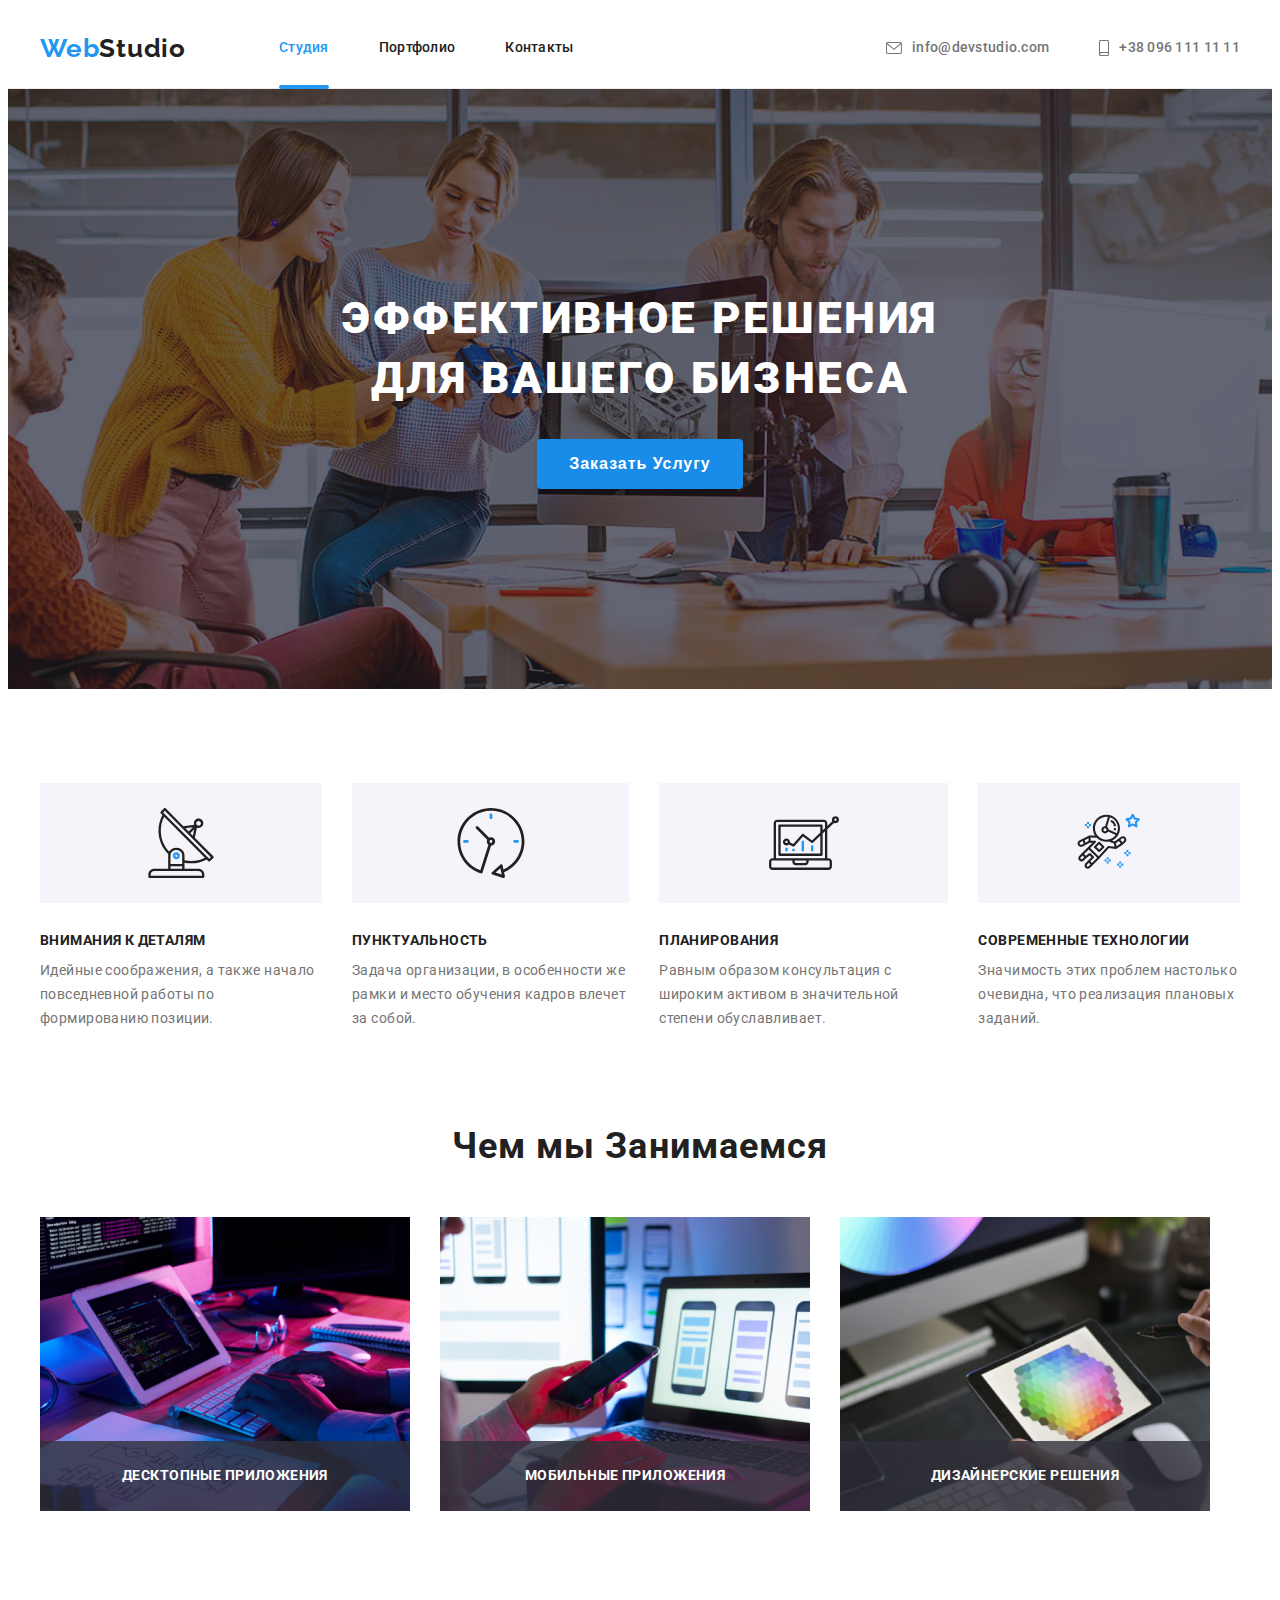
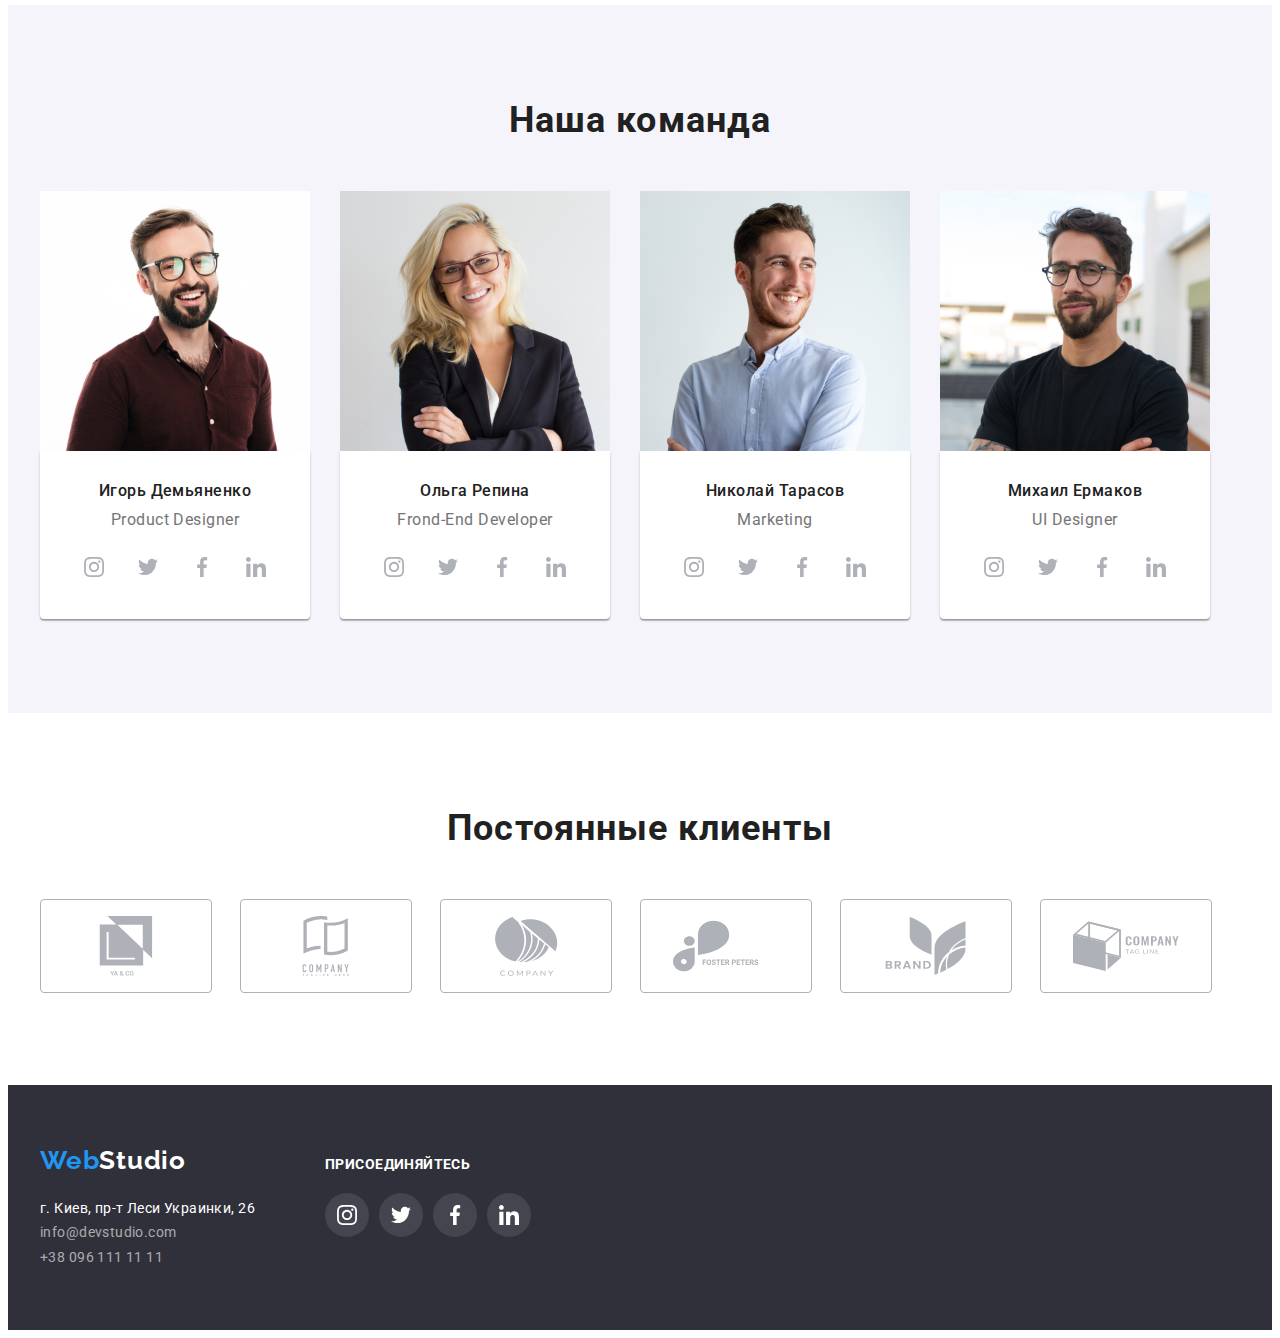
<file: index.html>
<!DOCTYPE html>
<html lang="ru">
<head>
    <meta charset="UTF-8">
    <meta http-equiv="X-UA-Compatible" content="IE=edge">
    <meta name="viewport" content="width=device-width, initial-scale=1.0">
    <title>Home-Work-5</title>
    <link rel="stylesheet" type="text/css" href="https://necolas.github.io/normalize.css/8.0.1/normalize.css">
    <link rel="stylesheet" href="https://cdnjs.cloudflare.com/ajax/libs/modern-normalize/1.1.0/modern-normalize.min.css" integrity="sha512-wpPYUAdjBVSE4KJnH1VR1HeZfpl1ub8YT/NKx4PuQ5NmX2tKuGu6U/JRp5y+Y8XG2tV+wKQpNHVUX03MfMFn9Q==" crossorigin="anonymous" referrerpolicy="no-referrer" />
    <link rel="preconnect" href="https://fonts.googleapis.com">
    <link rel="preconnect" href="https://fonts.gstatic.com" crossorigin>
    <link
        href="https://fonts.googleapis.com/css2?family=Raleway:wght@700&family=Roboto:wght@400;500;700;900&display=swap"
        rel="stylesheet">
    <link rel="stylesheet" href="./css/style.css">
</head>
<body>
<!--Header-Site-->
    <header class="header">
        <!--Cap-Site-->
        <div class="container header-container">
        <nav class="navigation">
            <a href="" class="logo">Web<span class="studio">Studio</span></a>
<ul class="navigation-list">
    <li class="navigation-item"><a class="navigation-link current" href="index.html">Студия</a></li>
    <li class="navigation-item"><a class="navigation-link" href="portfolio.html">Портфолио</a></li>
    <li class="navigation-item"><a class="navigation-link" href="">Контакты</a></li>
</ul>
        </nav>
        <ul class="contacts-list">
            <li class="contact-items"><a class="contact-adress" href="mailto:info@devstudio.com">
                <svg class="icon-email" width="16" height="12">
                <use href="./adress/symbol-defs.svg#icon-envelope"></use>
            </svg>info@devstudio.com</a></li>
            <li class="contact-items"><a class="contact-adress" href="tel:+380961111111">
                <svg class="icon-email" width="10" height="16">
                    <use href="./adress/symbol-defs.svg#icon-smartphone"></use>
                </svg>
                +38 096 111 11 11</a></li>
        </ul>
<!--Bottom-Header-->
     </div>
    </header>
    <!--Main-->
    <main class="main">
<!--Banner-->
<section class="banner">
    <div class="container">
    <h1 class="banner-title">Эффективное решения для вашего бизнеса</h1>
    <button class="banner-button" type="button" data-modal-open >Заказать Услугу</button>
    </div>
</section>
<!--Section-Two-->
<section class="section">
    <div class="container">
    <h2 class="visually-hidden">Наши преимущества</h2>
    <ul class="benefits">
        <li class="list-benefits">
            <div class="list-box">
                <a href="" class="list-icon">
                    <svg width="70" height="70">
                        <use href="./content/symbol-defs.svg#icon-antenna-1"></use>
                    </svg>
                </a>
            </div>
            <h3 class="title-list">Внимания к Деталям</h3>
            <p class="paragraf">Идейные соображения, а также начало повседневной работы по формированию позиции.</p>
        </li>
        <li class="list-benefits">
            <div class="list-box">
                <a href="" class="list-icon">
                    <svg width="70" height="70">
                        <use href="./content/symbol-defs.svg#icon-clock-1"></use>
                    </svg>
                </a>
            </div>
            <h3 class="title-list">Пунктуальность</h3>
            <p class="paragraf">Задача организации, в особенности же рамки и место обучения кадров влечет за собой.</p>
        </li>
        <li class="list-benefits">
            <div class="list-box">
                <a href="" class="list-icon">
                    <svg width="70" height="70">
                        <use href="./content/symbol-defs.svg#icon-diagram-1"></use>
                    </svg>
                </a>
            </div>
            <h3 class="title-list">Планирования</h3>
            <p class="paragraf">Равным образом консультация с широким активом в значительной степени обуславливает.</p>
        </li>
        <li class="list-benefits">
            <div class="list-box">
                <a href="" class="list-icon">
                    <svg width="70" height="70">
                        <use href="./content/symbol-defs.svg#icon-astronaut-1"></use>
                    </svg>
                </a>
            </div>
            <h3 class="title-list">Современные технологии</h3>
            <p class="paragraf">Значимость этих проблем настолько очевидна, что реализация плановых заданий.</p>
        </li>
    </ul>
</div>
</section>
<!--Section-Three-->
<section class="section-activity section">
    <div class="container">
<h2 class="title-three">Чем мы Занимаемся</h2>
<ul class="type-activity">
    <li class="title-img">
        <img src="./image/img1.jpg" alt="Виды деятельности компании" width="370">
        <ul class="drop-activity">
            <Li><h3 class="drop-title">Десктопные приложения</h3></Li>
        </ul>
    </li>
    <li class="title-img">
        <img src="./image/img2.jpg" alt="Виды деятельности компании " width="370">
        <ul class="drop-activity">
            <Li><h3 class="drop-title">Мобильные приложения</h3></Li>
        </ul>
    </li>
    <li class="title-img">
        <img src="./image/img3.jpg" alt="Виды деятельности компании" width="370">
        <ul class="drop-activity">
            <Li><h3 class="drop-title">Дизайнерские решения</h3></Li>
        </ul>
    </li>
</ul>
</div>
</section>
<!--Section-Four-->
<section class="section-team section">
    <div class="container">
    <h2 class="title-team">Наша команда</h2>
    <ul class="team-item">
        <li class="members-team"><img src="./image/team1.jpg" alt="Члены команды - Игорь Демьяненко" width="270">
            <div class="team-block"><h3 class="hero-title">Игорь Демьяненко</h3>
            <p class="hero-paragraf"> Product Designer</p>
            <ul class="svg-flex">
                <li class="svg-item">
                   <a href="" class="team-logo">
                       <svg width="20" height="20">
                           <use href="./svg/sprite.svg#icon-instagram-2"></use>
                       </svg>
                   </a>
                </li>
                <li class="svg-item">
                    <a href="" class="team-logo">
                        <svg width="20" height="20">
                            <use href="./svg/sprite.svg#icon-twitter-1"></use>
                        </svg>
                    </a>
                </li>
                <li class="svg-item">
                    <a href="" class="team-logo">
                        <svg width="20" height="20">
                            <use href="./svg/sprite.svg#icon-facebook-1"></use>
                        </svg>
                    </a>
                </li>
                <li class="svg-item">
                    <a href="" class="team-logo">
                        <svg width="20" height="20">
                            <use href="./svg/sprite.svg#icon-linkedin-1"></use>
                        </svg>
                    </a>
                </li>
            </ul>
            </div>
        </li>
        <li class="members-team"> <img src="./image/team2.jpg" alt="Члены команды - Ольга Репина" width="270">
            <div class="team-block"><h3 class="hero-title">Ольга Репина</h3>
            <p class="hero-paragraf">Frond-End Developer</p>
            <ul class="svg-flex">
                <li class="svg-item">
                   <a href="" class="team-logo">
                       <svg width="20" height="20">
                           <use href="./svg/sprite.svg#icon-instagram-2"></use>
                       </svg>
                   </a>
                </li>
                <li class="svg-item">
                    <a href="" class="team-logo">
                        <svg width="20" height="20">
                            <use href="./svg/sprite.svg#icon-twitter-1"></use>
                        </svg>
                    </a>
                </li>
                <li class="svg-item">
                    <a href="" class="team-logo">
                        <svg width="20" height="20">
                            <use href="./svg/sprite.svg#icon-facebook-1"></use>
                        </svg>
                    </a>
                </li>
                <li class="svg-item">
                    <a href="" class="team-logo">
                        <svg width="20" height="20">
                            <use href="./svg/sprite.svg#icon-linkedin-1"></use>
                        </svg>
                    </a>
                </li>
            </ul>
        </div>
    </li>
    <li class="members-team">
        <img src="./image/team3.jpg" alt="Члены команды - Николай Тарасов" width="270">
        <div class="team-block"><h3 class="hero-title">Николай Тарасов</h3>
        <p class="hero-paragraf">Marketing</p>
        <ul class="svg-flex">
            <li class="svg-item">
               <a href="" class="team-logo">
                   <svg width="20" height="20">
                       <use href="./svg/sprite.svg#icon-instagram-2"></use>
                   </svg>
               </a>
            </li>
            <li class="svg-item">
                <a href="" class="team-logo">
                    <svg width="20" height="20">
                        <use href="./svg/sprite.svg#icon-twitter-1"></use>
                    </svg>
                </a>
            </li>
            <li class="svg-item">
                <a href="" class="team-logo">
                    <svg width="20" height="20">
                        <use href="./svg/sprite.svg#icon-facebook-1"></use>
                    </svg>
                </a>
            </li>
            <li class="svg-item">
                <a href="" class="team-logo">
                    <svg width="20" height="20">
                        <use href="./svg/sprite.svg#icon-linkedin-1"></use>
                    </svg>
                </a>
            </li>
        </ul>
       </div>
    </li>
    <li class="members-team">
        <img src="./image/team4.jpg" alt="Члены команды - Михали Ермаков" width="270">
       <div class="team-block"><h3 class="hero-title">Михаил Ермаков</h3>
        <p class="hero-paragraf">UI Designer</p>
        <ul class="svg-flex">
            <li class="svg-item">
               <a href="" class="team-logo">
                   <svg width="20" height="20">
                       <use href="./svg/sprite.svg#icon-instagram-2"></use>
                   </svg>
               </a>
            </li>
            <li class="svg-item">
                <a href="" class="team-logo">
                    <svg width="20" height="20">
                        <use href="./svg/sprite.svg#icon-twitter-1"></use>
                    </svg>
                </a>
            </li>
            <li class="svg-item">
                <a href="" class="team-logo">
                    <svg width="20" height="20">
                        <use href="./svg/sprite.svg#icon-facebook-1"></use>
                    </svg>
                </a>
            </li>
            <li class="svg-item">
                <a href="" class="team-logo">
                    <svg width="20" height="20">
                        <use href="./svg/sprite.svg#icon-linkedin-1"></use>
                    </svg>
                </a>
            </li>
        </ul>
    </div> 
    </li>
    </ul>
</div>
</section>
<!-- Clients -->
<section class="section">
    <div class="container">
    <h3 class="clients-title">Постоянные клиенты</h2>
    <ul class="company-clients">
        <li class="clients-item">
            <a href="" class="clients-link">
                <svg width="106" height="60" >
                    <use href="./svg/symbol-defs.svg#icon-group"></use>
                </svg>
            </a>
        </li>
        <li class="clients-item">
            <a href="" class="clients-link">
                <svg width="106" height="60" >
                    <use href="./svg/symbol-defs.svg#icon-group2"></use>
                </svg>
            </a>
        </li>
        <li class="clients-item">
            <a href="" class="clients-link">
                <svg width="106" height="60" >
                    <use href="./svg/symbol-defs.svg#icon-group3"></use>
                </svg>
            </a>
        </li>
        <li class="clients-item">
            <a href="" class="clients-link">
                <svg width="106" height="60" >
                    <use href="./svg/symbol-defs.svg#icon-group4"></use>
                </svg>
            </a>
        </li>
        <li class="clients-item">
            <a href="" class="clients-link">
                <svg width="106" height="60" >
                    <use href="./svg/symbol-defs.svg#icon-group5"></use>
                </svg>
            </a>
        </li>
        <li class="clients-item">
            <a href="" class="clients-link">
                <svg width="106" height="60" >
                    <use href="./svg/symbol-defs.svg#icon-group6"></use>
                </svg>
            </a>
        </li>
    </div>
    </ul>
</section>
    </main>
    <!--Footer-->
    <footer class="footer">
        <div class="container footer-container">
            <div class="box-adress">
            <a href="" class="logo-footer"><span class="blue">Web</span><span class="white">Studio</span></a>
            <address class="adress-footer">
                <ul class="footer-list-contact">
                    <li class="footer-contact"><a href="" class="white">г. Киев, пр-т Леси Украинки, 26</a></li>
            <li><a class="footer-contact" href="mailto:info@devstudio.com">info@devstudio.com</a></li>
            <li><a class="footer-contact" href="tel:+380961111111">+38 096 111 11 11</a></li>
               </ul>
            </div>
            <div class="box-footer">
                <h3 class="title-box">Присоединяйтесь</h3>
                <ul class="box-list">
                    <li class="box-item">
                     <a href="" class="box-link">
                         <svg width="20" height="20">
                             <use href="./svg/sprite.svg#icon-instagram-2"></use>
                         </svg>
                     </a>
                    </li>
                    <li class="box-item">
                     <a href="" class="box-link">
                         <svg width="20" height="20">
                             <use href="./svg/sprite.svg#icon-twitter-1"></use>
                         </svg>
                     </a>
                    </li>
                    <li class="box-item">
                     <a href="" class="box-link">
                         <svg width="20" height="20">
                             <use href="./svg/sprite.svg#icon-facebook-1"></use>
                         </svg>
                     </a>
                    </li>
                    <li class="box-item">
                     <a href="" class="box-link">
                         <svg width="20" height="20">
                             <use href="./svg/sprite.svg#icon-linkedin-1"></use>
                         </svg>
                     </a>
                    </li>
                </ul>
                </div>
            </div>
           </address>
<!--Footer-Bottom-->
    </footer>
    <div class="backdrop is-hidden " data-modal >
        <div class="modal">
            <button type="button" class="button-open" data-modal-close >
                ✖
            </button>
        </div>
    
    </div>
    <script src="./css/modal.js"></script>
</body>
</html>
</file>
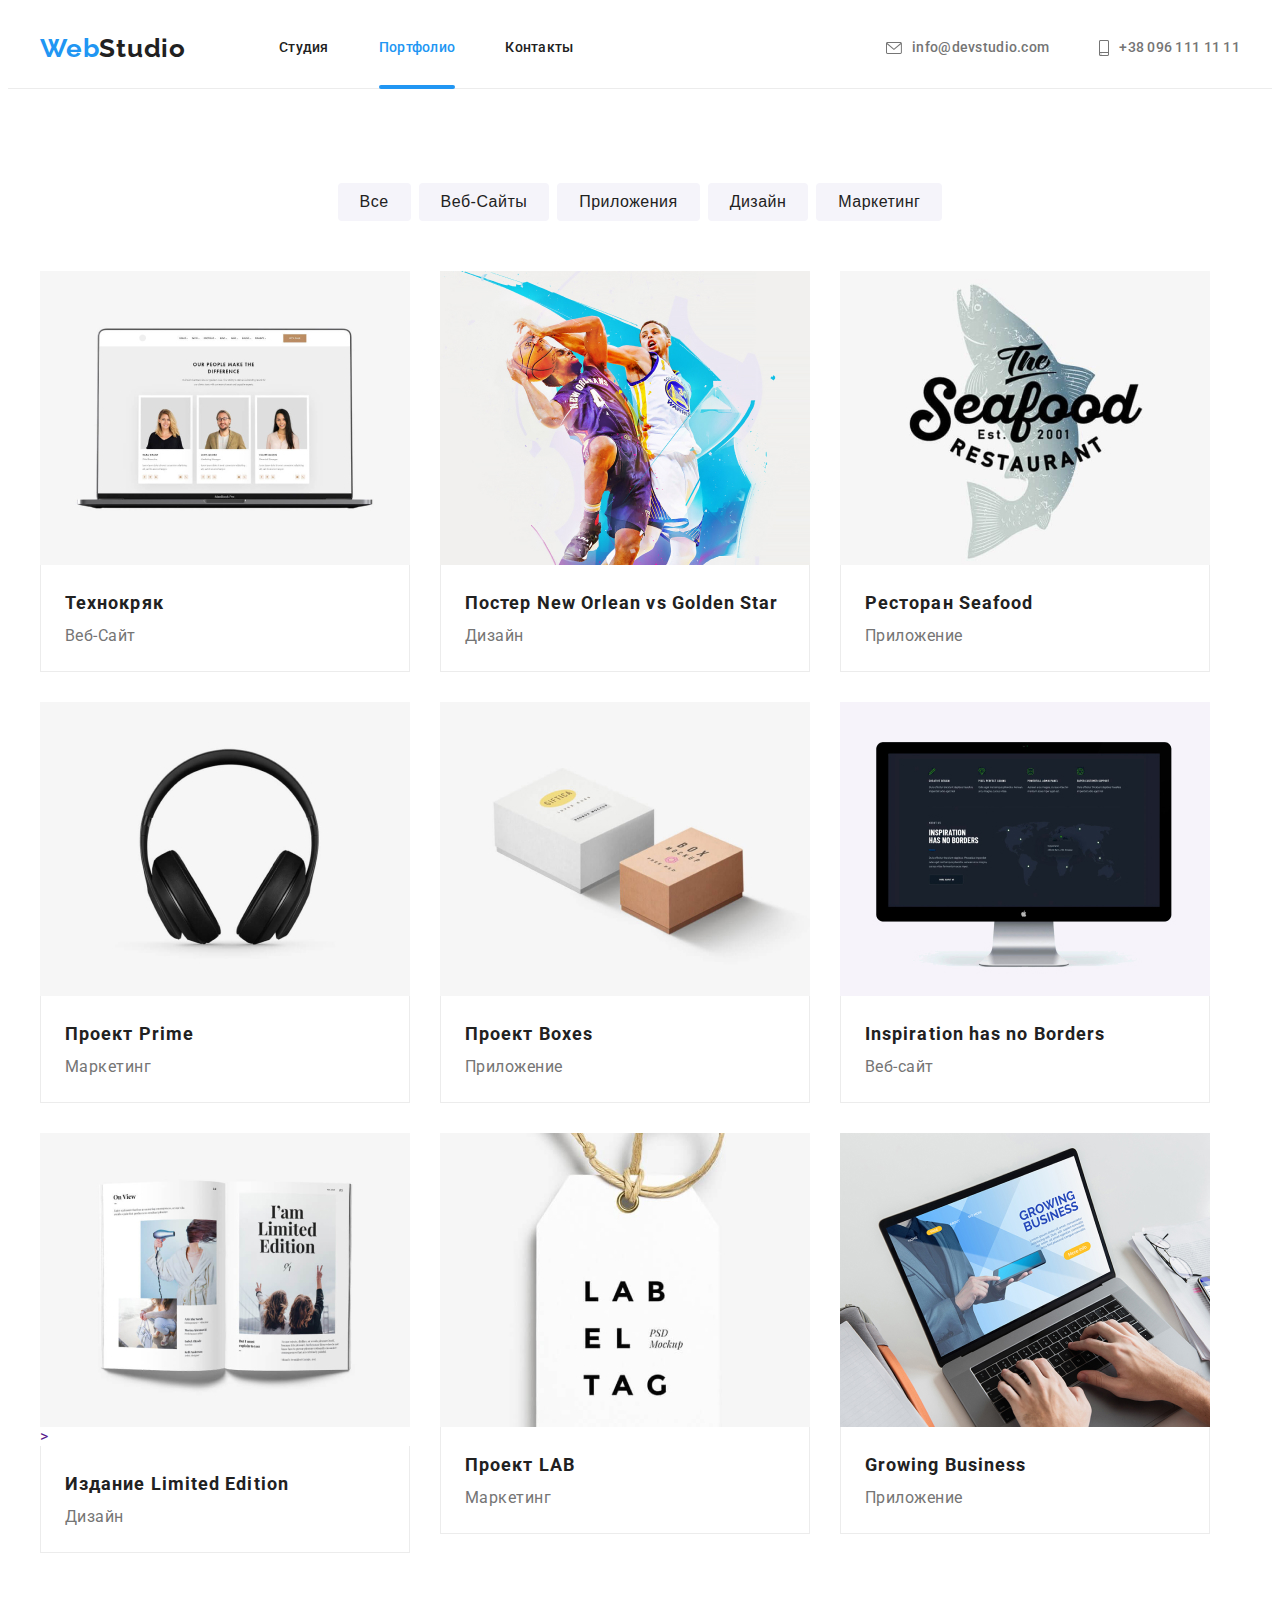
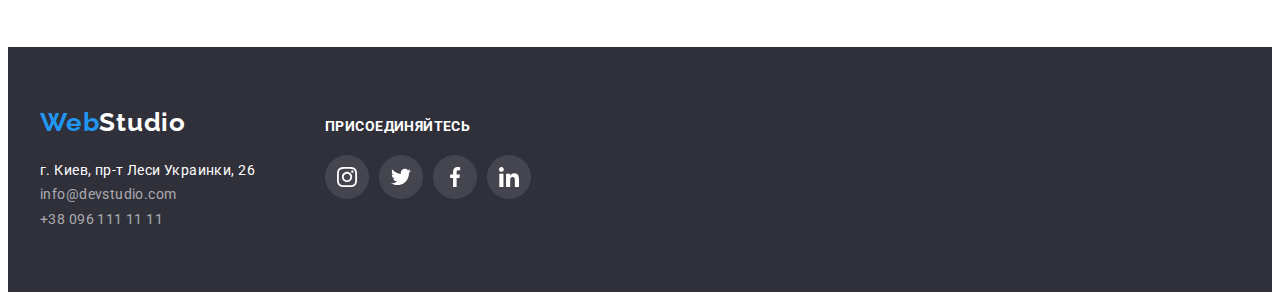
<file: portfolio.html>
<!DOCTYPE html>
<html lang="ru">
<head>
    <meta charset="UTF-8">
    <meta http-equiv="X-UA-Compatible" content="IE=edge">
    <meta name="viewport" content="width=device-width, initial-scale=1.0">
    <title>Home-Work-3</title>
    <link rel="stylesheet" type="text/css" href="https://necolas.github.io/normalize.css/8.0.1/normalize.css">
    <link rel="stylesheet" href="https://cdnjs.cloudflare.com/ajax/libs/modern-normalize/1.1.0/modern-normalize.min.css" integrity="sha512-wpPYUAdjBVSE4KJnH1VR1HeZfpl1ub8YT/NKx4PuQ5NmX2tKuGu6U/JRp5y+Y8XG2tV+wKQpNHVUX03MfMFn9Q==" crossorigin="anonymous" referrerpolicy="no-referrer" />
    <link rel="preconnect" href="https://fonts.googleapis.com">
    <link rel="preconnect" href="https://fonts.gstatic.com" crossorigin>
    <link
        href="https://fonts.googleapis.com/css2?family=Raleway:wght@700&family=Roboto:wght@400;500;700;900&display=swap"
        rel="stylesheet">
    <link rel="stylesheet" href="./css/style.css">
</head>
<body>
<!--Header-Site-->
    <header class="header">
        <!--Cap-Site-->
        <div class="container header-container">
        <nav class="navigation">
            <a href="" class="logo">Web<span class="studio">Studio</span></a>
<ul class="navigation-list">
    <li class="navigation-item"><a class="navigation-link" href="index.html">Студия</a></li>
    <li class="navigation-item"><a class="navigation-link current" href="portfolio.html">Портфолио</a></li>
    <li class="navigation-item"><a class="navigation-link" href="">Контакты</a></li>
</ul>
        </nav>
        <ul class="contacts-list">
            <li class="contact-items"><a class="contact-adress" href="mailto:info@devstudio.com">
                <svg class="icon-email" width="16" height="12">
                <use href="./adress/symbol-defs.svg#icon-envelope"></use>
            </svg>info@devstudio.com</a></li>
            <li class="contact-items"><a class="contact-adress" href="tel:+380961111111">
                <svg class="icon-email" width="10" height="16">
                    <use href="./adress/symbol-defs.svg#icon-smartphone"></use>
                </svg>
                +38 096 111 11 11</a></li>
        </ul>
        </div>
<!--Bottom-Header-->
    </header>
    <main>
<!--Section-button-->
<section class="section">
    <div class="container">
    <h1 class="visually-hidden">Кнопки Меню</h1>
    <ul class="porftolio-button">
        <li class="portfolio-list-button"><button class="porftolio-hover cursor" type="button">Все</button></li>
        <li class="portfolio-list-button"><button class="porftolio-hover cursor" type="button">Веб-Сайты</button></li>
        <li class="portfolio-list-button"><button class="porftolio-hover cursor" type="button">Приложения</button></li>
        <li class="portfolio-list-button"><button class="porftolio-hover cursor" type="button">Дизайн</button></li>
        <li class="portfolio-list-button"><button class="porftolio-hover cursor" type="button">Маркетинг</button></li>
    </ul>
    <!--Portfilio-List-->
    <ul class="portfolio-list-item">
            <li class="portfolio-item">
                <a href="" class="portfolio-link-item">
            <div class="overlay"><img src="./imagine-portfolio/p1.jpg" alt="Примеры Работ" width="370">
                <p class="overlay-text">Технокряк это современная площадка распространения коронавируса. Компании используют эту платформу для цифрового шпионажа и атак на защищённые сервера конкурентов.</p>
            </div>
            <div class="portfilio-block"><h2 class="portfilio-title">Технокряк</h2>
            <p class="name-item">Веб-Сайт</p></div></a>
           </li>
           <li class="portfolio-item">
               <a href=""class="portfolio-link-item"><div class="overlay"><img src="./imagine-portfolio/p2.jpg" alt="Примеры Работ" width="370">
                <p class="overlay-text">Технокряк это современная площадка распространения коронавируса. Компании используют эту
                    платформу для цифрового шпионажа и атак на защищённые сервера конкурентов.</p>
            </div>
            <div class="portfilio-block"><h2 class="portfilio-title">Постер New Orlean vs Golden Star</h2>
            <p class="name-item">Дизайн</p></div></a>
            </li>
            <li class="portfolio-item">
                <a href=""class="portfolio-link-item"><div class="overlay"><img src="./imagine-portfolio/p3.jpg" alt="Примеры Работ" width="370">
                    <p class="overlay-text">Технокряк это современная площадка распространения коронавируса. Компании используют эту
                        платформу для цифрового шпионажа и атак на защищённые сервера конкурентов.</p>
                </div>
            <div class="portfilio-block"><h2 class="portfilio-title">Ресторан Seafood</h2>
            <p class="name-item">Приложение</p></div></a>
           </li>
            <li class="portfolio-item">
                <a href=""class="portfolio-link-item"><div class="overlay"><img src="./imagine-portfolio/p4.jpg" alt="Примеры Работ" width="370">
                    <p class="overlay-text">Технокряк это современная площадка распространения коронавируса. Компании используют эту
                        платформу для цифрового шпионажа и атак на защищённые сервера конкурентов.</p>
                </div>
            <div class="portfilio-block"><h2 class="portfilio-title">Проект Prime</h2>
             <p class="name-item">Маркетинг</p></div></a>
           </li>
            <li class="portfolio-item">
                <a href=""class="portfolio-link-item"><div class="overlay"><img src="./imagine-portfolio/p5.jpg" alt="Примеры Работ" width="370">
                    <p class="overlay-text">Технокряк это современная площадка распространения коронавируса. Компании используют эту
                        платформу для цифрового шпионажа и атак на защищённые сервера конкурентов.</p>
                </div>
            <div class="portfilio-block"><h2 class="portfilio-title">Проект Boxes</h2>
            <p class="name-item">Приложение</p></div></a>
            </li>
            <li class="portfolio-item">
                <a href=""class="portfolio-link-item"><div class="overlay"><img src="./imagine-portfolio/p6.jpg" alt="Примеры Работ" width="370">
                    <p class="overlay-text">Технокряк это современная площадка распространения коронавируса. Компании используют эту
                        платформу для цифрового шпионажа и атак на защищённые сервера конкурентов.</p>
                </div>
            <div class="portfilio-block"><h2 class="portfilio-title">Inspiration has no Borders</h2>
             <p class="name-item">Веб-сайт</p></div></a>
            </li>
            <li class="portfolio-item">
                <a href=""class="portfolio-link-item"><div class="overlay"><img src="./imagine-portfolio/p7.jpg" alt="Примеры Работ" width="370">
                    <p class="overlay-text">Технокряк это современная площадка распространения коронавируса. Компании используют эту
                        платформу для цифрового шпионажа и атак на защищённые сервера конкурентов.</p>
                </div>>
            <div class="portfilio-block"><h2 class="portfilio-title">Издание Limited Edition</h2>
            <p class="name-item">Дизайн</p></div></a>
           </li>
            <li class="portfolio-item">
                <a href=""class="portfolio-link-item"><div class="overlay"><img src="./imagine-portfolio/p8.jpg" alt="Примеры Работ" width="370">
                    <p class="overlay-text">Технокряк это современная площадка распространения коронавируса. Компании используют эту
                        платформу для цифрового шпионажа и атак на защищённые сервера конкурентов.</p>
                </div>
           <div class="portfilio-block"><h2 class="portfilio-title">Проект LAB</h2>
           <p class="name-item">Маркетинг</p></div></a> </li>
            <li class="portfolio-item">
                <a href=""class="portfolio-link-item"><div class="overlay"><img src="./imagine-portfolio/p9.jpg" alt="Примеры Работ" width="370">
                    <p class="overlay-text">Технокряк это современная площадка распространения коронавируса. Компании используют эту
                        платформу для цифрового шпионажа и атак на защищённые сервера конкурентов.</p>
                </div>
           <div class="portfilio-block"><h2 class="portfilio-title">Growing Business</h2>
             <p class="name-item">Приложение</p></div> </a>
            </li>
    </ul>
    </div>
</section>
</main>
 <!--Footer-->
 <footer class="footer">
    <div class="container footer-container">
        <div class="box-adress">
        <a href="" class="logo-footer"><span class="blue">Web</span><span class="white">Studio</span></a>
        <address class="adress-footer">
            <ul class="footer-list-contact">
                <li class="footer-contact"><a href="" class="white">г. Киев, пр-т Леси Украинки, 26</a></li>
        <li><a class="footer-contact" href="mailto:info@devstudio.com">info@devstudio.com</a></li>
        <li><a class="footer-contact" href="tel:+380961111111">+38 096 111 11 11</a></li>
           </ul>
        </div>
        <div class="box-footer">
            <h3 class="title-box">Присоединяйтесь</h3>
            <ul class="box-list">
                <li class="box-item">
                 <a href="" class="box-link">
                     <svg width="20" height="20">
                         <use href="./svg/sprite.svg#icon-instagram-2"></use>
                     </svg>
                 </a>
                </li>
                <li class="box-item">
                 <a href="" class="box-link">
                     <svg width="20" height="20">
                         <use href="./svg/sprite.svg#icon-twitter-1"></use>
                     </svg>
                 </a>
                </li>
                <li class="box-item">
                 <a href="" class="box-link">
                     <svg width="20" height="20">
                         <use href="./svg/sprite.svg#icon-facebook-1"></use>
                     </svg>
                 </a>
                </li>
                <li class="box-item">
                 <a href="" class="box-link">
                     <svg width="20" height="20">
                         <use href="./svg/sprite.svg#icon-linkedin-1"></use>
                     </svg>
                 </a>
                </li>
            </ul>
            </div>
        </div>
       </address>
<!--Footer-Bottom-->
    </footer>
</body>
</html>
</file>
<file: css/style.css>
:root {
  --primary-text-color: #212121;
  --hover-text-color: #2196f3;
  --white-color-text: #ffffff;
  --background-second-color: #2f303a;
  --background-therd-color: #f5f4fa;
  --grey-color: #757575;
}
body {
  font-family: "Roboto", sans-serif;
  letter-spacing: 0.03em;
  color: #2a2a2a;
}
img {
  display: block;
}
.container {
  width: 1200px;
  margin: 0 auto;
  padding: 0 15px;
}
.section {
  padding-top: 94px;
  padding-bottom: 94px;
}
.header-container {
  display: flex;
  align-items: center;
}
.visually-hidden {
  position: absolute;
  clip: rect(0 0 0 0);
  width: 1px;
  height: 1px;
  margin: -1px;
}

h1,
h2,
h3,
h4,
ul,
p {
  margin: 0;
}
ul {
  list-style: none;
  padding-left: 0;
}
a {
  text-decoration: none;
}

/*Head-Site*/
.header {
  border-bottom: 1px solid #ececec;
}
.logo {
  font-family: Raleway, sans-serif;
  font-weight: 700;
  font-size: 26px;
  line-height: 1.19;
  letter-spacing: 0.03em;
  color: var(--hover-text-color);
  margin-right: 93px;
}
.studio {
  color: var(--primary-text-color);
}

.navigation {
  display: flex;
  align-items: center;
}
.navigation-list {
  font-weight: 500;
  font-size: 14px;
  line-height: 1.14;
  letter-spacing: 0.02em;
  align-items: center;
  display: flex;
}
.navigation-link:hover {
  color: var(--hover-text-color);
}
.navigation-link:focus {
  color: var(--hover-text-color);
}
.navigation-link {
  color: var(--primary-text-color);
  transition: color 250ms cubic-bezier(0.4, 0, 0.2, 1);
}
.navigation-link {
  display: block;
  padding-top: 32px;
  padding-bottom: 32px;
}
.navigation-item:not(:last-child) {
  margin-right: 50px;
}
.current {
  color: var(--hover-text-color);
}
.navigation-item {
  position: relative;
}

.navigation-link.current::after {
  content: "";
  position: absolute;
  bottom: -1px;
  left: 0;
  width: 100%;
  height: 4px;
  background: #2196f3;
  border-radius: 2px;
  opacity: 1;
}

.contacts-list {
  align-items: center;
  font-weight: 500;
  font-size: 14px;
  line-height: 1.14;
  letter-spacing: 0.02em;
  display: flex;
  margin-left: auto;
}
.contact-adress:hover {
  color: var(--hover-text-color);
  fill: currentColor;
}
.contact-adress:hover .icon-email {
  fill: currentColor;
}

.contact-adress:focus .icon-email {
  fill: currentColor;
}
.contact-adress:focus {
  color: var(--hover-text-color);
}

.contact-adress {
  color: #757575;
  padding-top: 32px;
  padding-bottom: 32px;
  display: flex;
  align-items: center;
  transition: color 250ms cubic-bezier(0.4, 0, 0.2, 1);
}
.contact-items:not(:last-child) {
  margin-right: 50px;
  fill: currentColor;
}

.icon-email {
  margin-right: 10px;
  fill: currentColor;
}

/*Header*/

/*Main*/

.banner {
  padding-top: 200px;
  padding-bottom: 200px;
  background-repeat: no-repeat;
  background-size: cover;
  background-image: linear-gradient(
      rgba(47, 48, 58, 0.4),
      rgba(47, 48, 58, 0.4)
    ),
    url(../image/banner.png);
  background-position: center;
  max-width: 1600px;
  margin-right: auto;
  margin-left: auto;
}

.banner-title {
  font-weight: 900;
  font-size: 44px;
  line-height: 1.36;

  text-align: center;
  letter-spacing: 0.06em;
  text-transform: uppercase;
  color: #ffffff;
  text-align: center;
  width: 696px;
  margin-left: auto;
  margin-right: auto;
}

.banner-button {
  display: block;
  color: white;
  font-weight: bold;
  font-size: 16px;
  line-height: 1.9;
  letter-spacing: 0.06em;
  background: #188ce8;
  border: #188ce8;
  box-shadow: 0px 4px 4px rgba(0, 0, 0, 0.15);
  border-radius: 4px;
  padding-top: 10px;
  padding-bottom: 10px;
  padding-left: 32px;
  padding-right: 32px;
  margin-right: auto;
  margin-left: auto;
  margin-top: 30px;
}

.benefits {
  display: flex;
}
.list-benefits:not(:last-child) {
  margin-right: 30px;
}
.benefits-content {
  background-color: #f5f4fa;
  background-position: center;
  padding-left: 100px;
  padding-right: 100px;
  padding-top: 25px;
  padding-bottom: 25px;
  margin-bottom: 30px;
}
.list-icon {
  display: flex;
  text-align: center;
}
.list-box {
  height: 120px;
  display: flex;
  align-items: center;
  justify-content: center;
  background-color: #f5f4fa;
  margin-bottom: 30px;
}
.title-list {
  font-weight: 700;
  font-size: 14px;
  line-height: 1.14;
  letter-spacing: 0.03em;
  text-transform: uppercase;

  color: #212121;
  margin-bottom: 10px;
}
.paragraf {
  font-size: 14px;
  line-height: 1.71;

  letter-spacing: 0.03em;

  color: #757575;
}

.type-activity {
  display: flex;
}

.title-img:not(:last-child) {
  margin-right: 30px;
}

.title-img {
  position: relative;
}

.drop-activity {
  position: absolute;
  bottom: 0;
  width: 100%;
  background: rgba(47, 48, 58, 0.8);
}
.drop-title {
  text-align: center;
  padding-top: 27px;
  padding-bottom: 27px;
  font-family: Roboto;
  font-style: normal;
  font-weight: bold;
  font-size: 14px;
  line-height: 1.14;
  text-align: center;
  letter-spacing: 0.03em;
  text-transform: uppercase;

  color: #ffffff;
}
.section-activity {
  display: block;
  text-align: center;
  padding-top: 0;
}
.title-three {
  font-weight: 700;
  font-size: 36px;
  line-height: 1.17;
  text-align: center;
  letter-spacing: 0.03em;

  color: #212121;
  margin-bottom: 50px;
}
.section-team {
  background: #f5f4fa;
}
.svg-flex {
  display: flex;
  justify-content: center;
  margin-top: 16px;
}
.svg-item {
  width: 44px;
  height: 44px;
}
.svg-item:not(:last-child) {
  margin-right: 10px;
}
.team-logo {
  display: flex;
  width: 100%;
  height: 100%;
  display: flex;
  align-items: center;
  justify-content: center;
  fill: #afb1b8;
  border-radius: 50%;
  transition: background-color 250ms cubic-bezier(0.4, 0, 0.2, 1),
    fill 250ms cubic-bezier(0.4, 0, 0.2, 1);
}
.team-logo:hover {
  fill: var(--white-color-text);
  background-color: var(--hover-text-color);
}
.team-logo:focus {
  fill: var(--white-color-text);
  background-color: var(--hover-text-color);
}
.team-item {
  display: flex;
}

.members-team:not(:last-child) {
  margin-right: 30px;
}

.title-team {
  font-weight: 700;
  font-size: 36px;
  line-height: 1.17;
  text-align: center;
  letter-spacing: 0.03em;

  color: #212121;
  margin-bottom: 50px;
}

.hero-title {
  font-weight: 500;
  font-size: 16px;
  line-height: 1.19;

  text-align: center;
  letter-spacing: 0.03em;

  color: #212121;
}
.hero-paragraf {
  font-size: 16px;
  line-height: 1.19;
  text-align: center;
  letter-spacing: 0.03em;

  color: #757575;
  margin-top: 10px;
}
.team-block {
  background: #ffffff;

  box-shadow: 0px 1px 3px rgba(0, 0, 0, 0.12), 0px 1px 1px rgba(0, 0, 0, 0.14),
    0px 2px 1px rgba(0, 0, 0, 0.2);
  border-radius: 0px 0px 4px 4px;

  padding-top: 30px;
  padding-bottom: 30px;
}

/*Bottom-Main*/

/*Footer*/
.footer-list-contact {
}
.footer {
  background: #2f303a;
  padding-top: 60px;
  padding-bottom: 60px;
}
.logo-footer {
  font-family: Raleway;
  font-style: normal;
  font-weight: 700;
  font-size: 26px;
  line-height: 1.19;
  letter-spacing: 0.03em;
  color: var(--hover-text-color);
}

.adress-footer {
  font-family: Roboto;
  font-style: normal;
  font-weight: normal;
  font-size: 14px;
  line-height: 1.71;

  letter-spacing: 0.03em;
  margin-top: 20px;
}
.icon-email {
  fill: var(--grey-color);
}

.white {
  color: #ffffff;
}
.blue {
  color: var(--hover-text-color);
}
.footer-contact:hover {
  color: var(--hover-text-color);
}
.footer-contact:focus {
  color: var(--hover-text-color);
}
.footer-contact {
  font-size: 14px;
  line-height: 1.73;

  letter-spacing: 0.03em;

  color: rgba(255, 255, 255, 0.6);
  transition: color 250ms cubic-bezier(0.4, 0, 0.2, 1);
}
.footer-contact:not(:last-child) {
  margin-top: 9px;
}

.company-clients {
  display: flex;
}

.clients-link {
  border: 1px solid #afb1b8;
  fill: #afb1b8;
  border-radius: 4px;
  width: 100%;
  height: 100%;
  display: flex;
  justify-content: center;
  align-items: center;
  transition: fill 250ms cubic-bezier(0.4, 0, 0.2, 1),
    border-color 250ms cubic-bezier(0.4, 0, 0.2, 1),
    border 250ms cubic-bezier(0.4, 0, 0.2, 1);
}
.clients-link:hover {
  fill: var(--hover-text-color);
  border: 1px solid #188ce8;
}
.clients-link:focus {
  fill: var(--hover-text-color);
  border: 1px solid #188ce8;
}
.clients-item:not(:last-child) {
  margin-right: 30px;
}
.clients-item {
  width: 170px;
  height: 92px;
}
.company-clients {
  margin-top: 50px;
}

.clients-title {
  font-weight: bold;
  font-size: 36px;
  line-height: 1.17;
  text-align: center;
  letter-spacing: 0.03em;
  color: #212121;
}
/*bottom-footer*/

/*portfolio-button*/
.portfolio-list-button:not(:first-child) {
  margin-left: 8px;
}
.porftolio-button {
  display: flex;
  align-items: center;
  margin-bottom: 50px;
  justify-content: center;
}
.portfolio-list-item {
  display: flex;
  flex-wrap: wrap;
  margin-right: -30px;
  margin-bottom: -30px;
}
.porftolio-hover:hover {
  background-color: var(--hover-text-color);
  color: var(--white-color-text);
  box-shadow: 0px 3px 1px rgba(0, 0, 0, 0.1), 0px 1px 2px rgba(0, 0, 0, 0.08),
    0px 2px 2px rgba(0, 0, 0, 0.12);
}
.porftolio-hover:focus {
  background-color: var(--hover-text-color);
  color: var(--white-color-text);
  box-shadow: 0px 3px 1px rgba(0, 0, 0, 0.1), 0px 1px 2px rgba(0, 0, 0, 0.08),
    0px 2px 2px rgba(0, 0, 0, 0.12);
}
.porftolio-hover {
  font-weight: 500;
  font-size: 16px;
  line-height: 1.62;
  background: #f5f4fa;
  border-radius: 4px;
  margin: 0 auto;
  padding-bottom: 6px;
  padding-top: 6px;
  padding-left: 22px;
  padding-right: 22px;
  border-radius: 4px;
  border: transparent;

  text-align: center;
  letter-spacing: 0.03em;

  color: #212121;
  transition: background-color 250ms cubic-bezier(0.4, 0, 0.2, 1),
    box-shadow 250ms cubic-bezier(0.4, 0, 0.2, 1),
    color 250ms cubic-bezier(0.4, 0, 0.2, 1);
}
.portfolio-link-item:hover {
  box-shadow: 0px 1px 1px rgba(0, 0, 0, 0.12), 0px 4px 4px rgba(0, 0, 0, 0.06),
    1px 4px 6px rgba(0, 0, 0, 0.16);
}

.portfolio-link-item:focus {
  box-shadow: 0px 1px 1px rgba(0, 0, 0, 0.12), 0px 4px 4px rgba(0, 0, 0, 0.06),
    1px 4px 6px rgba(0, 0, 0, 0.16);
}
.portfolio-link-item {
  display: block;
  transition: box-shadow 250ms cubic-bezier(0.4, 0, 0.2, 1);
}
.cursor {
  cursor: pointer;
}

.portfilio-title {
  font-weight: 700;
  font-size: 18px;
  line-height: 2;

  letter-spacing: 0.06em;

  color: #212121;
}
.name-item {
  font-size: 16px;
  line-height: 1.87;

  letter-spacing: 0.03em;

  color: #757575;
}

.portfolio-item {
  width: 370px;
  margin-right: 30px;
  margin-bottom: 30px;
}
.overlay {
  position: relative;
  overflow: hidden;
}

.overlay-text {
  position: absolute;
  top: 0;
  left: 0;
  font-size: 18px;
  line-height: 1.56;
  text-align: center;
  padding-top: 63px;
  letter-spacing: 0.03em;
  width: 100%;
  height: 100%;
  background-color: var(--hover-text-color);
  color: #ffffff;
  transition: transform 250ms linear;
  padding: 24px 64px 23px 64px;
  transform: translateY(100%);
}
.portfolio-link-item:hover .overlay-text {
  transform: translateY(0);
}
.portfolio-link-item:focus .overlay-text {
  transform: translateY(0);
}
.portfilio-block {
  padding-top: 20px;
  padding-bottom: 20px;
  padding-right: 24px;
  padding-left: 24px;
  border-bottom: 1px solid #ececec;
  border-right: 1px solid #ececec;
  border-left: 1px solid #ececec;
}

.title-box {
  font-weight: bold;
  font-size: 14px;
  line-height: 1.14;
  letter-spacing: 0.03em;
  text-transform: uppercase;

  color: #ffffff;
  margin-bottom: 20px;
}
.box-list {
  display: flex;
}
.box-link {
  width: 44px;
  height: 44px;
  border-radius: 50%;
  fill: var(--white-color-text);
  background: rgba(255, 255, 255, 0.1);
  display: flex;
  justify-content: center;
  align-items: center;
  transition: background-color 250ms cubic-bezier(0.4, 0, 0.2, 1),
    fill 250ms cubic-bezier(0.4, 0, 0.2, 1);
}

.box-link:hover {
  fill: white;
  background-color: var(--hover-text-color);
}
.box-link:focus {
  fill: white;
  background-color: var(--hover-text-color);
}
.box-item:not(:last-child) {
  margin-right: 10px;
}

.box-footer {
}

.box-adress {
  margin-right: 70px;
}

.footer-container {
  display: flex;
  align-items: baseline;
}

.backdrop.is-hidden {
  opacity: 0;
  pointer-events: none;
}
.backdrop {
  position: fixed;
  background: rgba(0, 0, 0, 0.2);
  width: 100vw;
  height: 100vh;
  top: 0;
  background: rgba(0, 0, 0, 0.2);
  opacity: 1;
  transition: opacity 250ms cubic-bezier(0.4, 0, 0.2, 1);
}
.modal {
  position: absolute;
  top: 50%;
  left: 50%;
  transform: translate(-50%, -50%);

  min-width: 528px;
  min-height: 581px;
  background: #ffffff;
  border-radius: 4px;
  box-shadow: 0px 1px 3px rgba(0, 0, 0, 0.12), 0px 1px 1px rgba(0, 0, 0, 0.14),
    0px 2px 1px rgba(0, 0, 0, 0.2);
}
.button-open {
  position: absolute;
  width: 30px;
  height: 30px;
  border-radius: 50%;
  border: 1px solid rgba(0, 0, 0, 0.1);
  background: #ffffff;
  right: 8px;
  top: 8px;
}
</file>
